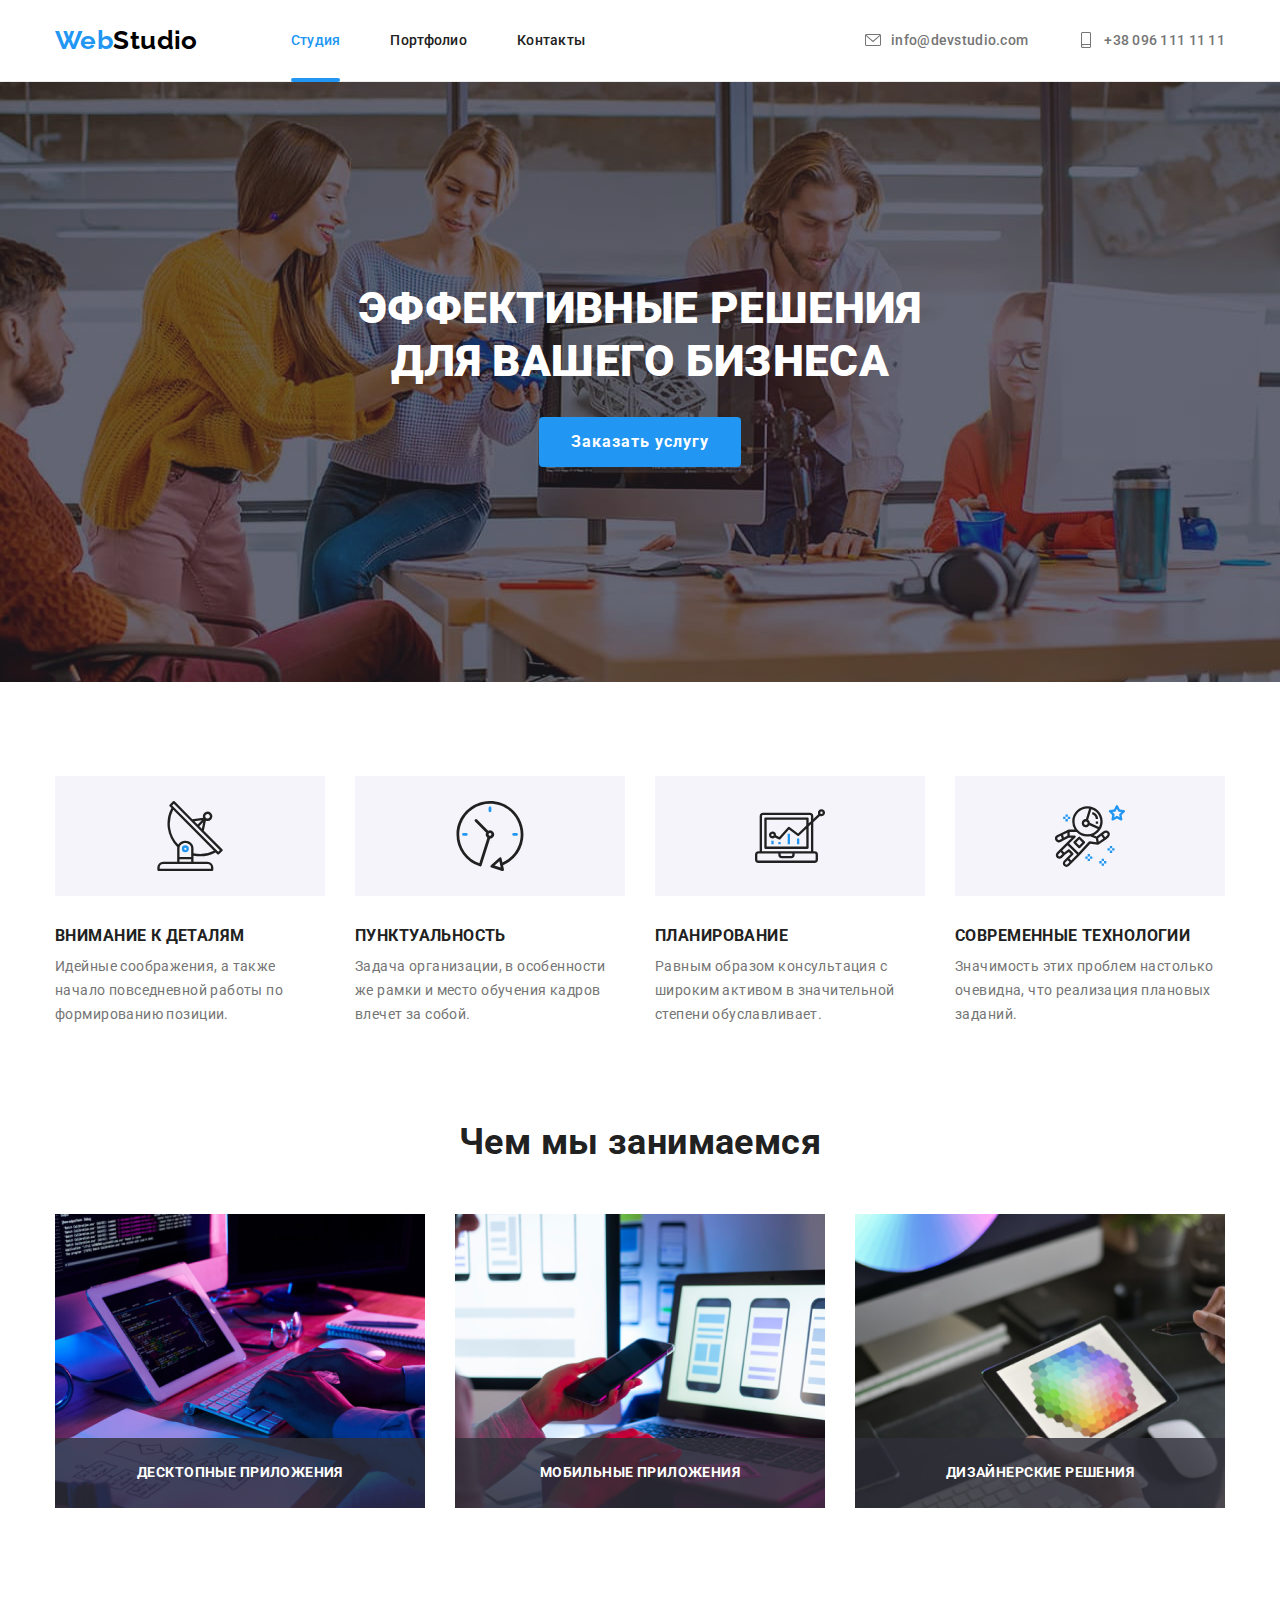
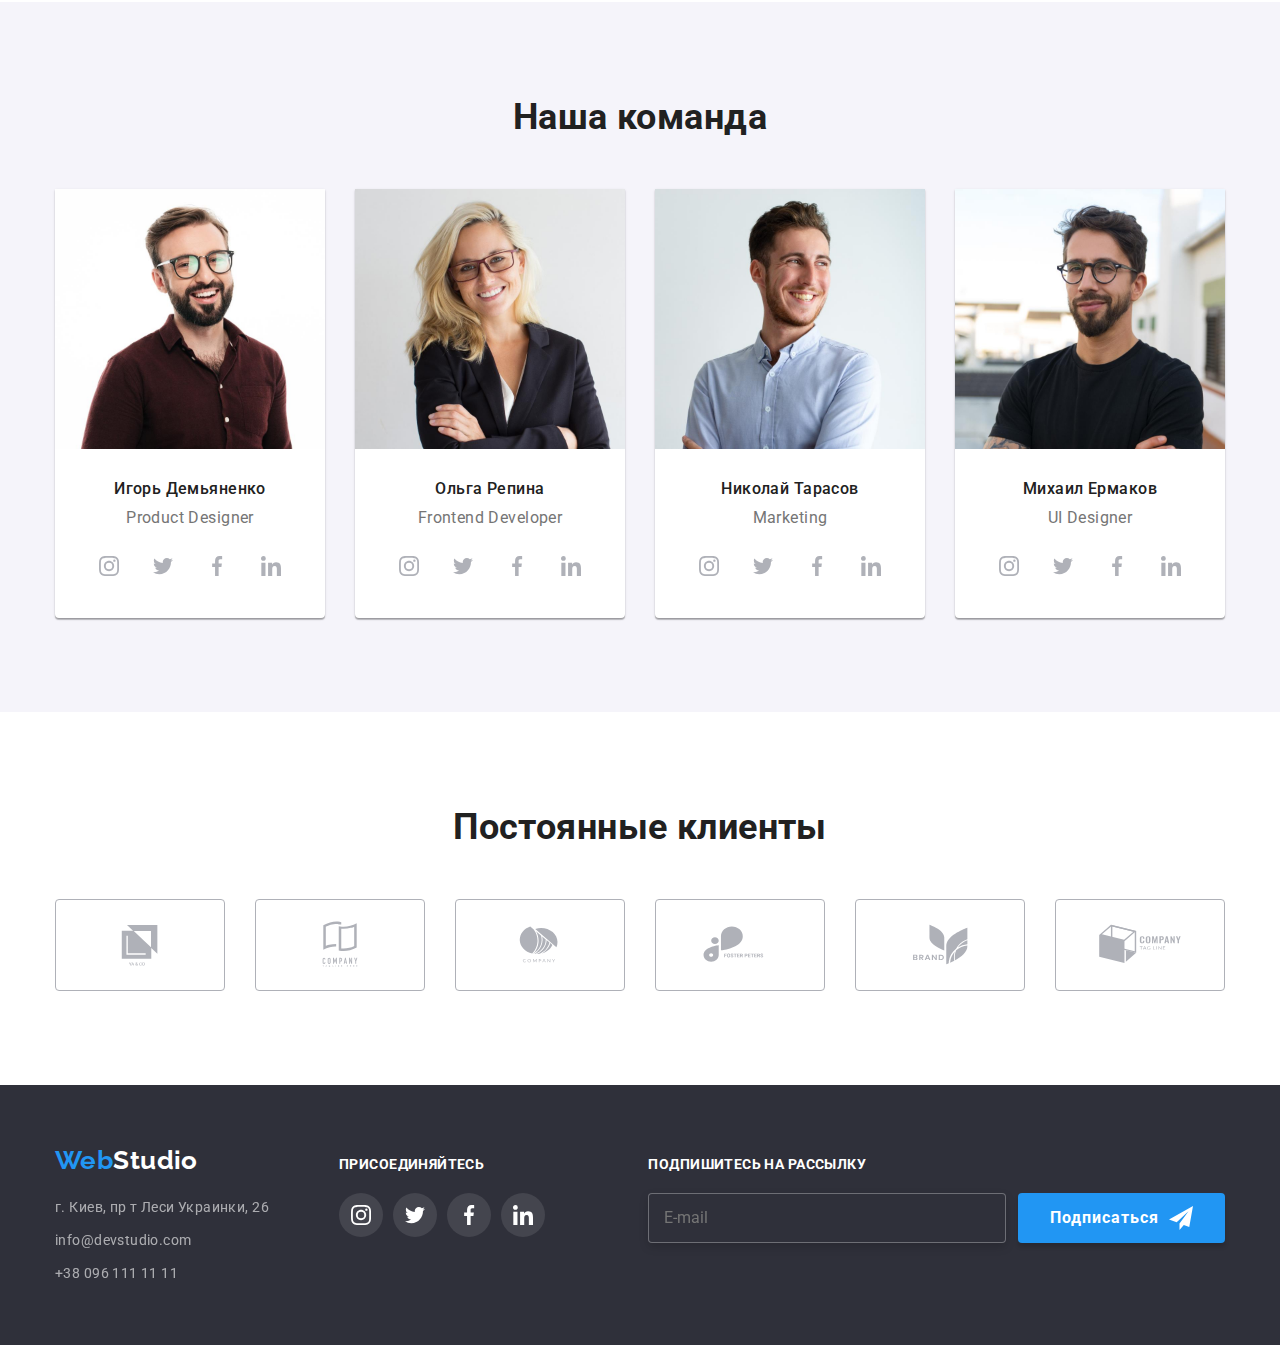
<file: index.html>
<!DOCTYPE html>
<html lang="ru">
  <head>
    <meta charset="UTF-8" />
    <meta http-equiv="X-UA-Compatible" content="IE=edge" />
    <meta name="viewport" content="width=device-width, initial-scale=1.0" />
    <title>WebStudio</title>

    <link rel="preconnect" href="https://fonts.googleapis.com" />
    <link rel="preconnect" href="https://fonts.gstatic.com" crossorigin />
    <link
      href="https://fonts.googleapis.com/css2?family=Raleway:wght@700&family=Roboto:wght@400;500;700;900&display=swap"
      rel="stylesheet"
    />

    <link
      rel="stylesheet"
      href="https://cdnjs.cloudflare.com/ajax/libs/modern-normalize/1.1.0/modern-normalize.min.css"
    />

    <link rel="stylesheet" href="./css/styles.css" />
  </head>
  <body>
    <!-- contacts section -->
    <header class="page-header">
      <div class="container box-string">
        <nav class="box-string">
          <a href="./index.html" class="logo"> Web<span class="logocolor">Studio</span> </a>

          <ul class="site-nav list box-string">
            <li class="site-nav-item current-page"><a href="" class="link current">Студия</a></li>
            <li class="site-nav-item"><a href="./portfolio.html" class="link">Портфолио</a></li>
            <li class="site-nav-item"><a href="" class="link">Контакты</a></li>
          </ul>
        </nav>

        <ul class="contacts-nav list box-string">
          <li class="contacts-nav-item">
            <a href="mailto:info@devstudio.com" class="link">
              <svg class="icon-smartphone" width="16px" height="16px">
                <use href="./img/symbol.svg#envelope"></use>
              </svg>
              info@devstudio.com</a
            >
          </li>
          <li class="contacts-nav-item">
            <a href="tel:+380961111111" class="link">
              <svg class="icon-smartphone" width="16px" height="16px">
                <use href="./img/symbol.svg#smartphone"></use>
              </svg>
              +38 096 111 11 11</a
            >
          </li>
        </ul>
      </div>
    </header>

    <main>
      <!-- герой -->

      <section class="hero">
        <h1 class="hero-titel">
          Эффективные решения <br />
          для вашего бизнеса
        </h1>
        <button data-modal-open type="button" class="hero-button">Заказать услугу</button>
        <div class="backdrop is-hidden" data-modal>
          <div class="modal">
            <form class="form-register">
              <button data-modal-close class="btn-modal-close">
                <svg width="18" height="18" class="modal-close-icon">
                  <use href="./img/symbol.svg#icon-close-black"></use>
                </svg>
              </button>
              <p class="modal-title">Оставьте свои данные, мы вам перезвоним</p>

              <div class="modal-group">
                <label for="modal-name" class="modal-label">Имя</label>
                <div class="modal-input-wrapper">
                  <input
                    class="modal-input"
                    type="text"
                    name="modal-name"
                    id="modal-name"
                    placeholder=""
                  />
                  <svg width="18" height="18" class="modal-icon">
                    <use href="./img/symbol.svg#icon-person-black"></use>
                  </svg>
                </div>
              </div>

              <div class="modal-group">
                <label for="modal-phone" class="modal-label">Телефон</label>
                <div class="modal-input-wrapper">
                  <input class="modal-input" type="tel" name="modal-phone" id="modal-phone" />
                  <svg width="18" height="18" class="modal-icon">
                    <use href="./img/symbol.svg#icon-phone-black"></use>
                  </svg>
                </div>
              </div>

              <div class="modal-group">
                <label for="email" class="modal-label">Почта</label>
                <div class="modal-input-wrapper">
                  <input class="modal-input" type="email" name="email" id="email" />
                  <svg width="18" height="18" class="modal-icon">
                    <use href="./img/symbol.svg#icon-email-black"></use>
                  </svg>
                </div>
              </div>

              <div class="modal-group-comment">
                <label for="email" class="modal-label">Комментарий</label>
                <textarea
                  class="modal-comment"
                  name="modal-comment"
                  id="modal-comment"
                  rows="8"
                  placeholder="Введите текст"
                ></textarea>
              </div>

              <label class="modal-checkbox-label">
                <input class="modal-checkbox" type="checkbox" name="policy" value="policy" />
                <span class="modal-checkbox-icon"></span>
                <span class="modal-checkbox-title"
                  >Соглашаюсь с рассылкой и принимаю <a href="">Условия договора</a></span
                >
              </label>

              <button type="submit" class="hero-button">Отправить</button>
            </form>
          </div>
        </div>
      </section>

      <!-- технологии features-->
      <section class="section features">
        <div class="container">
          <h2 class="titel-hidden">Технологии пременяемые в работе</h2>
          <ul class="features-list list box-string">
            <li class="features-list-item">
              <div class="features-list-icon">
                <svg class="" width="70px" height="70px">
                  <use href="./img/symbol.svg#antenna"></use>
                </svg>
              </div>
              <h3 class="features-titel">Внимание к деталям</h3>
              <p class="features-text">
                Идейные соображения, а также начало повседневной работы по формированию позиции.
              </p>
            </li>
            <li class="features-list-item">
              <div class="features-list-icon">
                <svg class="" width="70px" height="70px">
                  <use href="./img/symbol.svg#clock"></use>
                </svg>
              </div>
              <h3 class="features-titel">Пунктуальность</h3>
              <p class="features-text">
                Задача организации, в особенности же рамки и место обучения кадров влечет за собой.
              </p>
            </li>
            <li class="features-list-item">
              <div class="features-list-icon">
                <svg class="" width="70px" height="70px">
                  <use href="./img/symbol.svg#diagram"></use>
                </svg>
              </div>
              <h3 class="features-titel">Планирование</h3>
              <p class="features-text">
                Равным образом консультация с широким активом в значительной степени обуславливает.
              </p>
            </li>
            <li class="features-list-item">
              <div class="features-list-icon">
                <svg class="" width="70px" height="70px">
                  <use href="./img/symbol.svg#astronaut"></use>
                </svg>
              </div>
              <h3 class="features-titel">Современные технологии</h3>
              <p class="features-text">
                Значимость этих проблем настолько очевидна, что реализация плановых заданий.
              </p>
            </li>
          </ul>
        </div>
      </section>

      <!-- примеры работ -->
      <section class="section work">
        <div class="container">
          <h2 class="section-titel">Чем мы занимаемся</h2>
          <ul class="work-list box-string list">
            <li class="work-list-item">
              <img src="./img/img1.png" class="work-img" alt="фото рабочего места" width="370" />
              <p class="work-titel">Десктопные приложения</p>
            </li>
            <li class="work-list-item">
              <img src="./img/img2.png" class="work-img" alt="фото рабочего места" width="370" />
              <p class="work-titel">Мобильные приложения</p>
            </li>
            <li class="work-list-item">
              <img src="./img/img3.png" class="work-img" alt="фото рабочего места" width="370" />
              <p class="work-titel">Дизайнерские решения</p>
            </li>
          </ul>
        </div>
      </section>

      <!-- команда -->
      <section class="section comanda">
        <div class="container">
          <h2 class="section-titel">Наша команда</h2>
          <ul class="comanda-list list box-string">
            <li class="comanda-card">
              <img
                src="./img/img4.jpg"
                class="comanda-img1 comanda-img"
                alt="Игорь Демьяненко Product Designer"
                width="270"
              />
              <div class="comanda-card-caption">
                <h3 class="comanda-titel">Игорь Демьяненко</h3>
                <p lang="en" class="comanda-text">Product Designer</p>

                <ul class="list box-string">
                  <li class="comanda-card-social">
                    <a href="" class="social-link">
                      <svg class="social-link-icon" width="20px" height="20px">
                        <use href="./img/symbol.svg#instagram"></use>
                      </svg>
                    </a>
                  </li>
                  <li class="comanda-card-social">
                    <a href="" class="social-link">
                      <svg class="social-link-icon" width="20px" height="20px">
                        <use href="./img/symbol.svg#twitter"></use>
                      </svg>
                    </a>
                  </li>
                  <li class="comanda-card-social">
                    <a href="" class="social-link">
                      <svg class="social-link-icon" width="20px" height="20px">
                        <use href="./img/symbol.svg#facebook"></use>
                      </svg>
                    </a>
                  </li>
                  <li class="comanda-card-social">
                    <a href="" class="social-link">
                      <svg class="social-link-icon" width="20px" height="20px">
                        <use href="./img/symbol.svg#linkedin"></use>
                      </svg>
                    </a>
                  </li>
                </ul>
              </div>
            </li>
            <li class="comanda-card">
              <img
                src="./img/img5.jpg"
                class="comanda-img2 comanda-img"
                alt="Ольга Репина Frontend Developer"
                width="270"
              />
              <div class="comanda-card-caption">
                <h3 class="comanda-titel">Ольга Репина</h3>
                <p lang="en" class="comanda-text">Frontend Developer</p>
                <ul class="list box-string">
                  <li class="comanda-card-social">
                    <a href="" class="social-link">
                      <svg class="social-link-icon" width="20px" height="20px">
                        <use href="./img/symbol.svg#instagram"></use>
                      </svg>
                    </a>
                  </li>
                  <li class="comanda-card-social">
                    <a href="" class="social-link">
                      <svg class="social-link-icon" width="20px" height="20px">
                        <use href="./img/symbol.svg#twitter"></use>
                      </svg>
                    </a>
                  </li>
                  <li class="comanda-card-social">
                    <a href="" class="social-link">
                      <svg class="social-link-icon" width="20px" height="20px">
                        <use href="./img/symbol.svg#facebook"></use>
                      </svg>
                    </a>
                  </li>
                  <li class="comanda-card-social">
                    <a href="" class="social-link">
                      <svg class="social-link-icon" width="20px" height="20px">
                        <use href="./img/symbol.svg#linkedin"></use>
                      </svg>
                    </a>
                  </li>
                </ul>
              </div>
            </li>
            <li class="comanda-card">
              <img
                src="./img/img6.jpg"
                class="comanda-img3 comanda-img"
                alt="Николай Тарасов Marketing"
                width="270"
              />
              <div class="comanda-card-caption">
                <h3 class="comanda-titel">Николай Тарасов</h3>
                <p lang="en" class="comanda-text">Marketing</p>
                <ul class="list box-string">
                  <li class="comanda-card-social">
                    <a href="" class="social-link">
                      <svg class="social-link-icon" width="20px" height="20px">
                        <use href="./img/symbol.svg#instagram"></use>
                      </svg>
                    </a>
                  </li>
                  <li class="comanda-card-social">
                    <a href="" class="social-link">
                      <svg class="social-link-icon" width="20px" height="20px">
                        <use href="./img/symbol.svg#twitter"></use>
                      </svg>
                    </a>
                  </li>
                  <li class="comanda-card-social">
                    <a href="" class="social-link">
                      <svg class="social-link-icon" width="20px" height="20px">
                        <use href="./img/symbol.svg#facebook"></use>
                      </svg>
                    </a>
                  </li>
                  <li class="comanda-card-social">
                    <a href="" class="social-link">
                      <svg class="social-link-icon" width="20px" height="20px">
                        <use href="./img/symbol.svg#linkedin"></use>
                      </svg>
                    </a>
                  </li>
                </ul>
              </div>
            </li>
            <li class="comanda-card">
              <img
                src="./img/img7.jpg"
                class="comanda-img4 comanda-img"
                alt="Михаил Ермаков UI Designer"
                width="270"
              />
              <div class="comanda-card-caption">
                <h3 class="comanda-titel">Михаил Ермаков</h3>
                <p lang="en" class="comanda-text">UI Designer</p>
                <ul class="list box-string">
                  <li class="comanda-card-social">
                    <a href="" class="social-link">
                      <svg class="social-link-icon" width="20px" height="20px">
                        <use href="./img/symbol.svg#instagram"></use>
                      </svg>
                    </a>
                  </li>
                  <li class="comanda-card-social">
                    <a href="" class="social-link">
                      <svg class="social-link-icon" width="20px" height="20px">
                        <use href="./img/symbol.svg#twitter"></use>
                      </svg>
                    </a>
                  </li>
                  <li class="comanda-card-social">
                    <a href="" class="social-link">
                      <svg class="social-link-icon" width="20px" height="20px">
                        <use href="./img/symbol.svg#facebook"></use>
                      </svg>
                    </a>
                  </li>
                  <li class="comanda-card-social">
                    <a href="" class="social-link">
                      <svg class="social-link-icon" width="20px" height="20px">
                        <use href="./img/symbol.svg#linkedin"></use>
                      </svg>
                    </a>
                  </li>
                </ul>
              </div>
            </li>
          </ul>
        </div>
      </section>

      <!-- клиенты -->
      <section class="section clients">
        <div class="container">
          <h2 class="section-titel">Постоянные клиенты</h2>
          <ul class="clients-list list box-string">
            <li class="clients-logo">
              <a href="" class="link">
                <svg class="icon-clients" width="170px" height="92px">
                  <use href="./img/symbol.svg#Logo1"></use>
                </svg>
              </a>
            </li>
            <li class="clients-logo">
              <a href="" class="link">
                <svg class="icon-clients" width="170px" height="92px">
                  <use href="./img/symbol.svg#Logo2"></use>
                </svg>
              </a>
            </li>
            <li class="clients-logo">
              <a href="" class="link">
                <svg class="icon-clients" width="170px" height="92px">
                  <use href="./img/symbol.svg#Logo3"></use>
                </svg>
              </a>
            </li>
            <li class="clients-logo">
              <a href="" class="link">
                <svg class="icon-clients" width="170px" height="92px">
                  <use href="./img/symbol.svg#Logo4"></use>
                </svg>
              </a>
            </li>
            <li class="clients-logo">
              <a href="" class="link">
                <svg class="icon-clients" width="170px" height="92px">
                  <use href="./img/symbol.svg#Logo5"></use>
                </svg>
              </a>
            </li>
            <li class="clients-logo">
              <a href="" class="link">
                <svg class="icon-clients" width="170px" height="92px">
                  <use href="./img/symbol.svg#Logo6"></use>
                </svg>
              </a>
            </li>
          </ul>
        </div>
      </section>
    </main>

    <footer class="footer">
      <div class="container box-string-footer">
        <div>
          <a href="./index.html" class="logo logo-footer">
            Web<span class="logocolor2">Studio</span>
          </a>

          <address>
            <ul class="list adress-list">
              <li>
                <a href="https://goo.gl/maps/6mDkcJWwtriDoMCs8" class="link"
                  >г. Киев, пр т Леси Украинки, 26</a
                >
              </li>
              <li><a href="mailto:info@devstudio.com" class="link">info@devstudio.com</a></li>
              <li><a href="tel:+380961111111" class="link">+38 096 111 11 11</a></li>
            </ul>
          </address>
        </div>
        <div class="footer-social">
          <p class="footer-social-titel">Присоединяйтесь</p>

          <ul class="list box-string-footer">
            <li class="footer-social-list">
              <a href="" class="footer-social-link">
                <svg class="footer-social-icon" width="20px" height="20px">
                  <use href="./img/symbol.svg#instagram"></use>
                </svg>
              </a>
            </li>
            <li class="footer-social-list">
              <a href="" class="footer-social-link">
                <svg class="footer-social-icon" width="20px" height="20px">
                  <use href="./img/symbol.svg#twitter"></use>
                </svg>
              </a>
            </li>
            <li class="footer-social-list">
              <a href="" class="footer-social-link">
                <svg class="footer-social-icon" width="20px" height="20px">
                  <use href="./img/symbol.svg#facebook"></use>
                </svg>
              </a>
            </li>
            <li class="footer-social-list">
              <a href="" class="footer-social-link">
                <svg class="footer-social-icon" width="20px" height="20px">
                  <use href="./img/symbol.svg#linkedin"></use>
                </svg>
              </a>
            </li>
          </ul>
        </div>
        <div class="footer-subscrip">
          <p class="footer-social-titel">Подпишитесь на рассылку</p>
          <div class="box-string-footer">
            <input type="text" name="login" placeholder="E-mail" class="footer-subscrip-email" />
            <button type="button" class="footer-button">
              Подписаться
              <svg class="footer-send-icon" width="24px" height="24px">
                <use href="./img/symbol.svg#icon-send"></use>
              </svg>
            </button>
          </div>
        </div>
      </div>
    </footer>
    <script src="./js/modal.js"></script>
  </body>
</html>
</file>
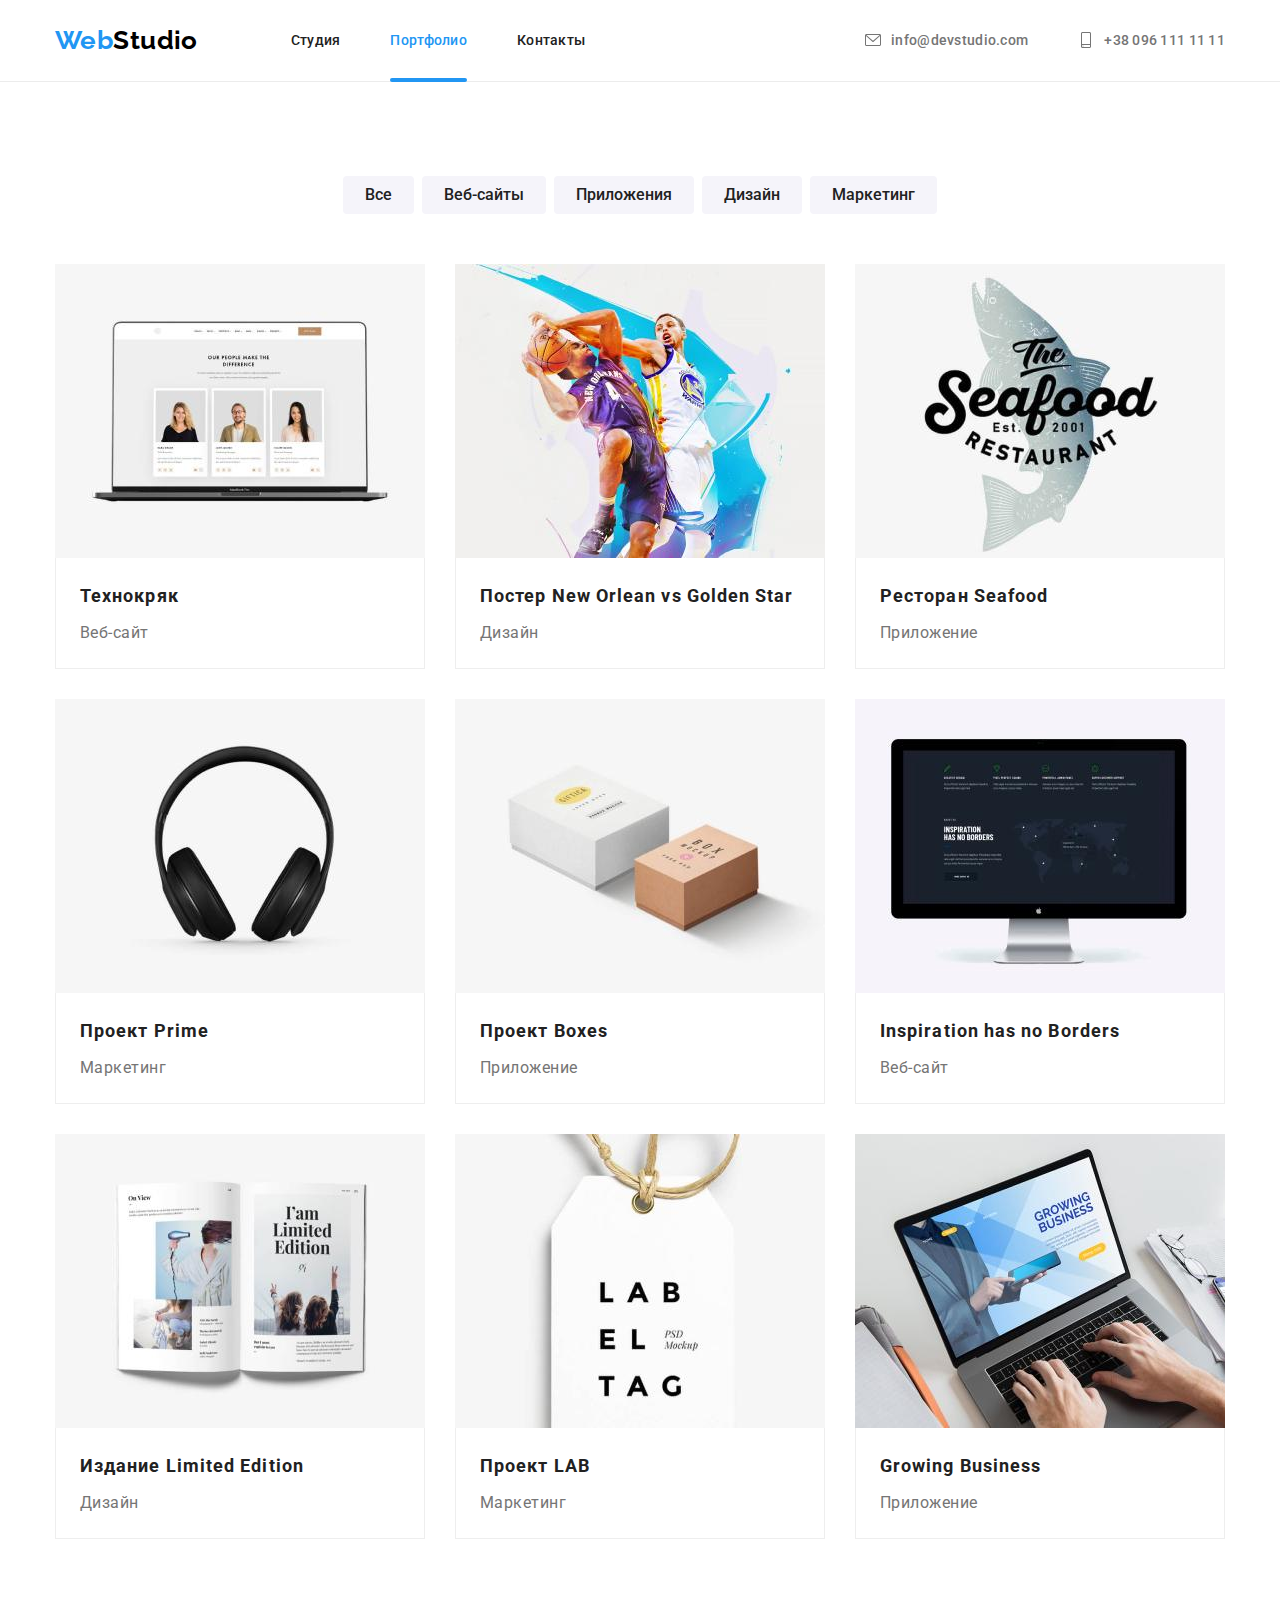
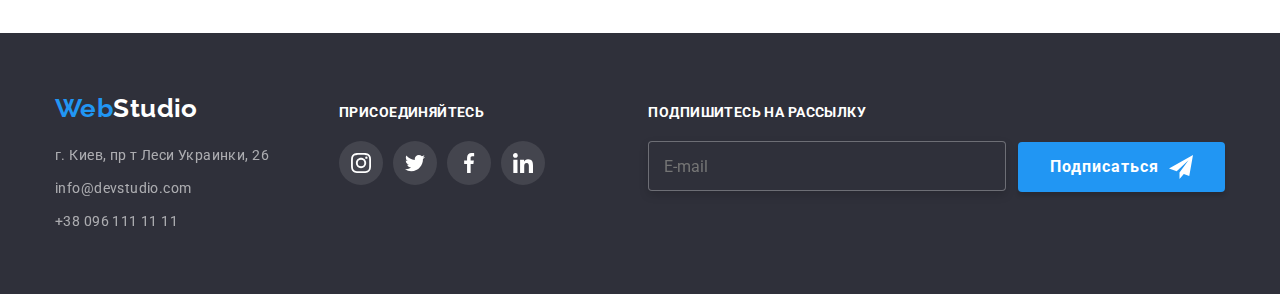
<file: portfolio.html>
<!DOCTYPE html>
<html lang="ru">
  <head>
    <meta charset="UTF-8" />
    <meta http-equiv="X-UA-Compatible" content="IE=edge" />
    <meta name="viewport" content="width=device-width, initial-scale=1.0" />
    <title>WebStudio</title>

    <link rel="preconnect" href="https://fonts.googleapis.com" />
    <link rel="preconnect" href="https://fonts.gstatic.com" crossorigin />
    <link
      href="https://fonts.googleapis.com/css2?family=Raleway:wght@700&family=Roboto:wght@400;500;700;900&display=swap"
      rel="stylesheet"
    />

    <link
      rel="stylesheet"
      href="https://cdnjs.cloudflare.com/ajax/libs/modern-normalize/1.1.0/modern-normalize.min.css"
    />

    <link rel="stylesheet" href="./css/styles.css" />
  </head>
  <body>
    <!-- contacts section -->
    <header class="page-header">
      <div class="container box-string">
        <nav class="box-string">
          <a href="./index.html" class="logo"> Web<span class="logocolor">Studio</span> </a>

          <ul class="site-nav list box-string">
            <li class="site-nav-item"><a href="./index.html" class="link">Студия</a></li>
            <li class="site-nav-item current-page">
              <a href="" class="link current">Портфолио</a>
            </li>
            <li class="site-nav-item"><a href="" class="link">Контакты</a></li>
          </ul>
        </nav>

        <ul class="contacts-nav list box-string">
          <li class="contacts-nav-item">
            <a href="mailto:info@devstudio.com" class="link">
              <svg class="icon-smartphone" width="16px" height="16px">
                <use href="./img/symbol.svg#envelope"></use>
              </svg>
              info@devstudio.com</a
            >
          </li>
          <li class="contacts-nav-item">
            <a href="tel:+380961111111" class="link">
              <svg class="icon-smartphone" width="16px" height="16px">
                <use href="./img/symbol.svg#smartphone"></use>
              </svg>
              +38 096 111 11 11</a
            >
          </li>
        </ul>
      </div>
    </header>

    <main>
      <section class="portfolio">
        <h1 class="titel-hidden">Портфолио</h1>
        <div class="container">
          <ul class="filter-btn-list list">
            <li><button type="button" class="filter-btn">Все</button></li>
            <li><button type="button" class="filter-btn">Веб-сайты</button></li>
            <li><button type="button" class="filter-btn">Приложения</button></li>
            <li><button type="button" class="filter-btn">Дизайн</button></li>
            <li><button type="button" class="filter-btn">Маркетинг</button></li>
          </ul>
          <ul class="list box-string-wrap">
            <li class="filter-item">
              <a href="" class="product">
                <div class="product-thumb">
                  <img src="./img/img2_1.jpg" alt="Веб-сайт Технокряк" />
                  <div class="product-overlay">
                    <p class="product-overlay-text">
                      Технокряк это современная площадка распространения коронавируса. Компании
                      используют эту платформу для цифрового шпионажа и атак на защищённые сервера
                      конкурентов.
                    </p>
                  </div>
                </div>
                <div class="product-meta">
                  <h2 class="product-name">Технокряк</h2>
                  <p class="product-text">Веб-сайт</p>
                </div>
              </a>
            </li>
            <li class="filter-item">
              <a href="" class="product">
                <div class="product-thumb">
                  <img src="./img/img2_2.jpg" alt="Дизайн постера" />
                  <div class="product-overlay">
                    <p class="product-overlay-text">
                      Технокряк это современная площадка распространения коронавируса. Компании
                      используют эту платформу для цифрового шпионажа и атак на защищённые сервера
                      конкурентов.
                    </p>
                  </div>
                </div>
                <div class="product-meta">
                  <h2 class="product-name">Постер New Orlean vs Golden Star</h2>
                  <p class="product-text">Дизайн</p>
                </div>
              </a>
            </li>
            <li class="filter-item">
              <a href="" class="product">
                <div class="product-thumb">
                  <img src="./img/img2_3.jpg" alt="Приложение для ресторана" />
                  <div class="product-overlay">
                    <p class="product-overlay-text">
                      Технокряк это современная площадка распространения коронавируса. Компании
                      используют эту платформу для цифрового шпионажа и атак на защищённые сервера
                      конкурентов.
                    </p>
                  </div>
                </div>
                <div class="product-meta">
                  <h2 class="product-name">Ресторан Seafood</h2>
                  <p class="product-text">Приложение</p>
                </div>
              </a>
            </li>
            <li class="filter-item">
              <a href="" class="product">
                <div class="product-thumb">
                  <img src="./img/img2_4.jpg" alt="Маркетинговый проект" />
                  <div class="product-overlay">
                    <p class="product-overlay-text">
                      Технокряк это современная площадка распространения коронавируса. Компании
                      используют эту платформу для цифрового шпионажа и атак на защищённые сервера
                      конкурентов.
                    </p>
                  </div>
                </div>
                <div class="product-meta">
                  <h2 class="product-name">Проект Prime</h2>
                  <p class="product-text">Маркетинг</p>
                </div>
              </a>
            </li>
            <li class="filter-item">
              <a href="" class="product">
                <div class="product-thumb">
                  <img src="./img/img2_5.jpg" alt="Веб-сайт" />
                  <div class="product-overlay">
                    <p class="product-overlay-text">
                      Технокряк это современная площадка распространения коронавируса. Компании
                      используют эту платформу для цифрового шпионажа и атак на защищённые сервера
                      конкурентов.
                    </p>
                  </div>
                </div>
                <div class="product-meta">
                  <h2 class="product-name">Проект Boxes</h2>
                  <p class="product-text">Приложение</p>
                </div>
              </a>
            </li>
            <li class="filter-item">
              <a href="" class="product">
                <div class="product-thumb">
                  <img src="./img/img2_6.jpg" alt="Веб-сайт" />
                  <div class="product-overlay">
                    <p class="product-overlay-text">
                      Технокряк это современная площадка распространения коронавируса. Компании
                      используют эту платформу для цифрового шпионажа и атак на защищённые сервера
                      конкурентов.
                    </p>
                  </div>
                </div>
                <div class="product-meta">
                  <h2 class="product-name">Inspiration has no Borders</h2>
                  <p class="product-text">Веб-сайт</p>
                </div>
              </a>
            </li>
            <li class="filter-item">
              <a href="" class="product">
                <div class="product-thumb">
                  <img src="./img/img2_7.jpg" alt="Приложение" />
                  <div class="product-overlay">
                    <p class="product-overlay-text">
                      Технокряк это современная площадка распространения коронавируса. Компании
                      используют эту платформу для цифрового шпионажа и атак на защищённые сервера
                      конкурентов.
                    </p>
                  </div>
                </div>
                <div class="product-meta">
                  <h2 class="product-name">Издание Limited Edition</h2>
                  <p class="product-text">Дизайн</p>
                </div>
              </a>
            </li>
            <li class="filter-item">
              <a href="" class="product">
                <div class="product-thumb">
                  <img src="./img/img2_8.jpg" alt="Маркетинговый проект" />
                  <div class="product-overlay">
                    <p class="product-overlay-text">
                      Технокряк это современная площадка распространения коронавируса. Компании
                      используют эту платформу для цифрового шпионажа и атак на защищённые сервера
                      конкурентов.
                    </p>
                  </div>
                </div>
                <div class="product-meta">
                  <h2 class="product-name">Проект LAB</h2>
                  <p class="product-text">Маркетинг</p>
                </div>
              </a>
            </li>
            <li class="filter-item">
              <a href="" class="product">
                <div class="product-thumb">
                  <img src="./img/img2_9.jpg" alt="Приложение" />
                  <div class="product-overlay">
                    <p class="product-overlay-text">
                      Технокряк это современная площадка распространения коронавируса. Компании
                      используют эту платформу для цифрового шпионажа и атак на защищённые сервера
                      конкурентов.
                    </p>
                  </div>
                </div>
                <div class="product-meta">
                  <h2 class="product-name">Growing Business</h2>
                  <p class="product-text">Приложение</p>
                </div>
              </a>
            </li>
          </ul>
        </div>
      </section>
    </main>

    <footer class="footer">
      <div class="container box-string-footer">
        <div>
          <a href="./index.html" class="logo logo-footer">
            Web<span class="logocolor2">Studio</span>
          </a>

          <address>
            <ul class="list adress-list">
              <li>
                <a href="https://goo.gl/maps/6mDkcJWwtriDoMCs8" class="link"
                  >г. Киев, пр т Леси Украинки, 26</a
                >
              </li>
              <li><a href="mailto:info@devstudio.com" class="link">info@devstudio.com</a></li>
              <li><a href="tel:+380961111111" class="link">+38 096 111 11 11</a></li>
            </ul>
          </address>
        </div>
        <div class="footer-social">
          <p class="footer-social-titel">Присоединяйтесь</p>

          <ul class="list box-string-footer">
            <li class="footer-social-list">
              <a href="" class="footer-social-link">
                <svg class="footer-social-icon" width="20px" height="20px">
                  <use href="./img/symbol.svg#instagram"></use>
                </svg>
              </a>
            </li>
            <li class="footer-social-list">
              <a href="" class="footer-social-link">
                <svg class="footer-social-icon" width="20px" height="20px">
                  <use href="./img/symbol.svg#twitter"></use>
                </svg>
              </a>
            </li>
            <li class="footer-social-list">
              <a href="" class="footer-social-link">
                <svg class="footer-social-icon" width="20px" height="20px">
                  <use href="./img/symbol.svg#facebook"></use>
                </svg>
              </a>
            </li>
            <li class="footer-social-list">
              <a href="" class="footer-social-link">
                <svg class="footer-social-icon" width="20px" height="20px">
                  <use href="./img/symbol.svg#linkedin"></use>
                </svg>
              </a>
            </li>
          </ul>
        </div>
        <div class="footer-subscrip">
          <p class="footer-social-titel">Подпишитесь на рассылку</p>
          <div class="box-string-footer">
            <input type="text" name="login" placeholder="E-mail" class="footer-subscrip-email" />
            <button type="button" class="footer-button">
              Подписаться
              <svg class="footer-send-icon" width="24px" height="24px">
                <use href="./img/symbol.svg#icon-send"></use>
              </svg>
            </button>
          </div>
        </div>
      </div>
    </footer>
  </body>
</html>
</file>
<file: css/styles.css>
:root {
  --primari-bg-color: #ffffff;
  --bg-color: #f5f4fa;
  --hero-bg-color: #2f303a;
  --primari-text-color: #757575;
  --title-text-color: #212121;
  --accent-text-color: #2196f3;
  --hero-color-title: #ffffff;
  --white-text-color: #ffffff;
  --primari-border-color: #eeeeee;
  --primari-border-overlay: rgba(33, 150, 243, 0.9);

  /* logo */
  --white-logo-color: #ffffff;
  --black-logo-color: #000000;
  --accent-logo-color: #2196f3;

  /* btn */
  --accent-btn-color: #2196f3;
  --white-btn-color: #ffffff;
  --title-btn-color: #212121;
  --bg-btn-color: #f5f4fa;
  /* social link */
  --white-social-color: #ffffff;
  --primari-social-color: #afb1b8;
  --white10-social-color: rgba(255, 255, 255, 0.1);
  /* modal */
  --modal-border-color: rgba(33, 33, 33, 0.2);
}

html {
  box-sizing: border-box;
}

*,
*::before,
*::after {
  box-sizing: inherit;
}

body {
  margin: 0;
  font-family: 'Roboto', sans-serif;
  color: var(--primari-text-color);
  font-size: 14px;
  letter-spacing: 0.03em;
  background-color: var(--primari-bg-color);
}

img {
  display: block;
  max-width: 100%;
  height: auto;
}
h1,
h2,
h3,
h4,
h5,
h6,
p {
  margin-top: 0px;
  margin-bottom: 0px;
}
textarea {
  resize: none;
}
.list {
  list-style: none;
  padding: 0px;
  margin: 0px;
}

.container {
  margin-left: auto;
  margin-right: auto;
  width: 1200px;
  padding-left: 15px;
  padding-right: 15px;
}
.box-string {
  display: flex;
  align-items: center;
}

.elem {
  width: calc((100% - 60) / 3);
  margin-right: 30px;
}
.elem:nth-child(3n) {
  margin-right: 0px;
}

/* logo */
.logo {
  margin-right: 93px;
  font-family: 'Raleway', sans-serif;
  font-weight: bold;
  font-size: 26px;
  line-height: 1.2;
  color: var(--accent-logo-color);
  text-decoration-line: none;
}
.logocolor {
  color: var(--black-logo-color);
}
.logocolor2 {
  color: var(--white-logo-color);
}

.site-nav-item + li {
  margin-left: 50px;
}
.contacts-nav-item + li {
  margin-left: 50px;
}

.site-nav .link {
  display: block;
  padding-top: 32px;
  padding-bottom: 32px;

  font-weight: 500;
  line-height: 1.2;
  color: var(--primari-text-color);
  letter-spacing: 0.02em;
  color: var(--title-text-color);
  text-decoration-line: none;

  /*  Задаём значения перехода  */
  transition: color 250ms cubic-bezier(0.4, 0, 0.2, 1);
}
.site-nav .link.current {
  color: var(--accent-text-color);
}

.site-nav > li {
  position: relative;
}

.current-page::after {
  position: absolute;
  bottom: -1px;
  left: 0;
  width: 100%;
  height: 4px;
  background-color: var(--accent-text-color);
  content: '';
  border-radius: 2px;
}

.site-nav .link:hover,
.site-nav .link:focus {
  color: var(--accent-text-color);
}

.contacts-nav {
  margin-left: auto;
}
.contacts-nav .link {
  display: flex;
  padding-top: 32px;
  padding-bottom: 32px;

  font-weight: 500;
  line-height: 1.2;
  color: var(--primari-text-color);
  letter-spacing: 0.02em;
  text-decoration-line: none;

  /*  Задаём значения перехода  */
  transition: color 250ms cubic-bezier(0.4, 0, 0.2, 1);
}
.contacts-nav .link:hover,
.contacts-nav .link:focus {
  color: var(--accent-text-color);
}
.page-header {
  border-bottom: 1px solid #ececec;
  background-color: var(--primari-bg-color);
}
.header-link {
  width: 1200px;
  padding-left: 15px;
  padding-right: 15px;
}

.icon-smartphone {
  fill: currentColor;
  margin-right: 10px;
}

/* <!-- герой --> */
.hero-button {
  min-width: 200px;
  display: inline;
  border-radius: 4px;
  padding: 10px 32px;
  text-align: center;

  font-weight: bold;
  font-size: 16px;
  line-height: 1.88;
  letter-spacing: 0.06em;
  color: var(--white-btn-color);
  background-color: var(--accent-btn-color);
  cursor: pointer;
  border: none;
}
.hero {
  padding-top: 200px;
  padding-bottom: 200px;
  background-color: var(--hero-bg-color);
  text-align: center;

  background-image: linear-gradient(rgba(47, 48, 58, 0.4), rgba(47, 48, 58, 0.4)),
    url('../img/hero.jpg');
  max-width: 1600px;
  height: 600px;
  background-repeat: no-repeat;
  margin-left: auto;
  margin-right: auto;
  background-size: cover;
  background-position: center;
}
.hero-titel {
  margin-bottom: 30px;

  font-weight: 900;
  font-size: 44px;
  line-height: 1.2;
  color: var(--hero-color-title);
  text-align: center;
  text-transform: uppercase;
}

.section-titel {
  margin-bottom: 50px;

  font-weight: bold;
  font-size: 36px;
  line-height: 1.2;
  text-align: center;
  color: var(--title-text-color);
}

.titel-hidden {
  position: absolute;
  width: 1px;
  height: 1px;
  margin: -1px;
  border: 0;
  padding: 0;
  clip: rect(0 0 0 0);
  overflow: hidden;
}

/* modal */
.backdrop {
  z-index: 10;
  position: fixed;
  top: 0;
  left: 0;
  width: 100%;
  height: 100%;
  background-color: rgba(0, 0, 0, 0.2);

  opacity: 1;

  transition: opacity 250ms cubic-bezier(0.4, 0, 0.2, 1);
}

.backdrop.is-hidden {
  opacity: 0;
  pointer-events: none;
}

.backdrop.is-hidden .modal {
  transform: translate(-50%, -50%) scale(1.1);
}

.modal {
  position: absolute;
  top: 50%;
  left: 50%;

  min-height: 581px;
  min-width: 528px;
  padding: 40px;

  background-color: var(--hero-color-title);
  box-shadow: 0px 1px 3px rgba(0, 0, 0, 0.12), 0px 1px 1px rgba(0, 0, 0, 0.14),
    0px 2px 1px rgba(0, 0, 0, 0.2);
  border-radius: 4px;

  transform: translate(-50%, -50%) scale(1);

  transition: transform 250ms cubic-bezier(0.4, 0, 0.2, 1);
}

.btn-modal-close {
  position: absolute;
  display: flex;
  top: 8px;
  right: 8px;

  width: 30px;
  height: 30px;
  border-radius: 50%;
  align-items: center;
  justify-content: center;

  background-color: #ffffff;
  border: 1px solid rgba(0, 0, 0, 0.1);
  transition: color 250ms cubic-bezier(0.4, 0, 0.2, 1);
}
.btn-modal-close:hover {
  color: var(--accent-btn-color);
}
.modal-close-icon {
  fill: currentColor;
}

.modal-title {
  padding-bottom: 12px;

  font-weight: bold;
  font-size: 20px;
  line-height: 1.15;
  color: var(--title-text-color);
}

.modal-group {
  display: flex;
  flex-direction: column;
  margin-bottom: 10px;
}

.modal-label {
  display: flex;
  flex-direction: column;
  margin-bottom: 4px;
  align-items: flex-start;

  font-size: 12px;
  line-height: 1.17;

  letter-spacing: 0.01em;
  color: var(--primari-text-color);
}

.modal-input-wrapper {
  position: relative;
}

.modal-icon {
  position: absolute;
  top: 25%;
  left: 16px;
  fill: var(--black-logo-color);
  transition: fill 250ms cubic-bezier(0.4, 0, 0.2, 1);
}

.modal-input {
  width: 100%;
  height: 40px;
  padding: 11px;
  padding-left: 40px;

  border: 1px solid var(--modal-border-color);
  box-sizing: border-box;
  border-radius: 4px;
  transition: border 250ms cubic-bezier(0.4, 0, 0.2, 1);
}

.modal-input-wrapper:focus-within > .modal-input {
  border: 1px solid var(--accent-text-color);
}

.modal-input-wrapper:focus-within > .modal-icon {
  fill: var(--accent-text-color);
}

.modal-comment {
  padding: 12px 16px;
  width: 100%;
  height: 120px;

  font-size: 12px;
  line-height: 1.17;
  letter-spacing: 0.01em;

  color: rgba(117, 117, 117, 0.5);

  border: 1px solid rgba(33, 33, 33, 0.2);
  box-sizing: border-box;
  border-radius: 4px;
}

.modal-group-comment {
  margin-bottom: 20px;
}

.modal-checkbox-label {
  display: flex;
  align-items: center;
  margin-bottom: 30px;
}

.modal-checkbox {
  position: absolute;
  width: 1px;
  height: 1px;
  margin: -1px;
  border: 0;
  padding: 0;
  clip: rect(0 0 0 0);
  overflow: hidden;
}

.modal-checkbox-icon {
  display: inline-block;
  width: 16px;
  height: 16px;
  margin-right: 5px;

  border: 2px solid var(--title-btn-color);
}

.modal-checkbox:checked + .modal-checkbox-icon {
  border-color: transparent;
  background-color: var(--accent-btn-color);
  background-size: contain;
  background-origin: border-box;

  background-image: url('../img/full-check.svg');
}

/* <!-- технологии features--> */
.work {
  margin-bottom: 94px;
}
.features {
  padding-top: 94px;
  padding-bottom: 94px;
}
.features-list {
  flex-wrap: wrap;
}

.features-list-item {
  width: calc((100% - 90px) / 4);
  margin-right: 30px;
}
.features-list-item:nth-child(4n) {
  margin-right: 0px;
}

.features-titel {
  margin-bottom: 10px;
  font-weight: bold;
  line-height: 1.2;
  color: var(--title-text-color);
  text-transform: uppercase;
  text-align: left;
}
.features-text {
  margin-top: 0px;
  margin-bottom: 0px;
  line-height: 1.7;
  text-align: left;
}

.features-list-icon {
  display: flex;
  width: 270px;
  height: 120px;
  justify-content: center;
  align-items: center;
  background-color: var(--bg-color);
  margin-bottom: 30px;
}

/* <!-- примеры работ --> */
.work-list {
  flex-wrap: wrap;
}

.work-list-item {
  width: calc((100% - 60px) / 3);
  margin-right: 30px;
  position: relative;
}
.work-list-item:nth-child(3n) {
  margin-right: 0px;
}

.work-titel {
  position: absolute;
  bottom: 0px;
  left: 0px;
  width: 100%;
  height: 70px;

  padding-top: 27px;
  font-weight: bold;
  font-size: 14px;
  line-height: 1.14;
  text-align: center;
  text-transform: uppercase;

  color: var(--primari-bg-color);
  background-color: rgba(47, 48, 58, 0.8);
}

/* <!-- команда --> */
.comanda {
  padding-top: 94px;
  padding-bottom: 94px;
  background-color: var(--bg-color);
}
.comanda-list {
  flex-wrap: wrap;
}

.comanda-card-caption {
  padding-top: 30px;
  padding-bottom: 30px;
  text-align: center;
}

.comanda-titel {
  margin-bottom: 10px;

  font-weight: 500;
  font-size: 16px;
  line-height: 1.2;
  color: var(--title-text-color);
  text-align: center;
}
.comanda-text {
  font-size: 16px;
  line-height: 1.2;
  text-align: center;
  margin-bottom: 16px;
}

.comanda-card {
  width: calc((100% - 90px) / 4);
  margin-right: 30px;
  background: #ffffff;
  box-shadow: 0px 1px 3px rgba(0, 0, 0, 0.12), 0px 1px 1px rgba(0, 0, 0, 0.14),
    0px 2px 1px rgba(0, 0, 0, 0.2);
  border-radius: 0px 0px 4px 4px;
}
.comanda-card:nth-child(4n) {
  margin-right: 0px;
}

.comanda-card-social {
  margin-right: 10px;
}
.comanda-card-social:first-child {
  margin-left: auto;
}
.comanda-card-social:last-child {
  margin-right: auto;
}

.social-link {
  display: flex;
  padding: 0px;
  border: none;
  width: 44px;
  height: 44px;
  color: var(--primari-social-color);
  border-radius: 50%;
  background-color: var(--white-social-color);
  justify-content: center;
  align-items: center;

  /*  Задаём значения перехода  */
  transition: color 250ms cubic-bezier(0.4, 0, 0.2, 1),
    background-color 250ms cubic-bezier(0.4, 0, 0.2, 1);
}

.social-link:hover,
.social-link:focus {
  background-color: var(--accent-text-color);
  color: var(--white-social-color);
}

.social-link-icon {
  fill: currentColor;
}

/* <!-- клиенты --> */

.clients {
  padding-top: 94px;
  padding-bottom: 94px;
}

.clients-logo {
  margin-right: 30px;
}

.clients-logo .link {
  display: flex;
  width: 170px;
  height: 92px;
  padding: 0px;
  border: 1px solid var(--primari-social-color);
  border-radius: 4px;
  color: var(--primari-social-color);
  justify-content: center;
  align-items: center;

  /*  Задаём значения перехода  */
  transition: color 250ms cubic-bezier(0.4, 0, 0.2, 1), border 250ms cubic-bezier(0.4, 0, 0.2, 1);
}
.clients-logo .link:hover,
.clients-logo .link:focus {
  color: var(--accent-text-color);
  border: 1px solid var(--accent-text-color);
}

.icon-clients {
  fill: currentColor;
}

.clients-logo:last-child {
  margin-right: 0px;
}

/* footer */

.footer {
  padding-top: 60px;
  padding-bottom: 60px;
  background-color: var(--hero-bg-color);
}
.logo-footer {
  margin-right: 0px;
}
.adress-list .link {
  font-style: normal;
  line-height: 1.7;
  color: var(--white-text-color);
  opacity: 0.6;
  text-decoration-line: none;

  /*  Задаём значения перехода  */
  transition: opacity 250ms cubic-bezier(0.4, 0, 0.2, 1);
}
.adress-list .link:hover,
.adress-list .link:focus {
  opacity: 1;
}

.adress-list {
  margin-top: 20px;
}
.adress-list > li {
  margin-bottom: 9px;
}
.adress-list > li:last-child {
  margin-bottom: 0px;
}

.logo.footer {
  margin-bottom: 20px;
}

.box-string-footer {
  display: flex;
  align-items: baseline;
}

.footer-social {
  margin-left: 70px;
}
.footer-social-titel {
  margin-bottom: 20px;

  font-weight: bold;
  line-height: 1.14;
  text-transform: uppercase;
  color: #ffffff;
}

.footer-social-list {
  margin-right: 10px;
}

.footer-social-list:last-child {
  margin-right: 0px;
}

.footer-social-link {
  display: flex;
  padding: 0px;
  border: none;
  width: 44px;
  height: 44px;
  color: var(--white-social-color);
  border-radius: 50%;
  background-color: var(--white10-social-color);
  justify-content: center;
  align-items: center;

  /*  Задаём значения перехода  */
  transition: background-color 250ms cubic-bezier(0.4, 0, 0.2, 1);
}

.footer-social-link:hover,
.footer-social-link:focus {
  background-color: var(--accent-text-color);
}

.footer-social-icon {
  fill: currentColor;
}

.footer-subscrip {
  margin-left: auto;
}

.footer-subscrip-email {
  width: 358px;
  height: 50px;
  padding: 16px 15px;
  margin-right: 12px;

  font-size: 16px;
  line-height: 1.25;

  color: rgba(255, 255, 255, 0.6);
  background-color: var(--hero-bg-color);

  border: 1px solid rgba(255, 255, 255, 0.3);
  filter: drop-shadow(0px 4px 4px rgba(0, 0, 0, 0.15));
  border-radius: 4px;
}

.footer-button {
  min-width: 200px;
  height: 50px;
  display: inline-flex;
  border-radius: 4px;
  padding: 10px 32px;
  text-align: center;
  align-items: center;

  box-shadow: 0px 4px 4px rgba(0, 0, 0, 0.15);
  border-radius: 4px;

  font-weight: bold;
  font-size: 16px;
  line-height: 2;
  letter-spacing: 0.06em;
  color: var(--white-btn-color);
  background-color: var(--accent-btn-color);
  cursor: pointer;
  border: none;
}

.footer-send-icon {
  fill: currentColor;
  margin-left: 10px;
}

/* portfolio */
.portfolio {
  padding-top: 94px;
  padding-bottom: 94px;
}

.box-string-wrap {
  display: flex;
  align-items: center;
  flex-wrap: wrap;
}

.filter-btn-list {
  display: flex;
  justify-content: center;
  flex-wrap: wrap;
  margin-bottom: 20px;
}

.filter-btn-container {
  margin-left: auto;
  margin-right: auto;
  width: 1200px;
  padding-left: 15px;
  padding-right: 15px;
  padding-bottom: 50px;
}

.filter-btn {
  display: inline;
  border-radius: 4px;
  padding: 6px 22px;
  text-align: center;

  font-weight: 500;
  font-size: 16px;
  line-height: 1.63;
  color: var(--title-btn-color);
  background-color: var(--bg-btn-color);
  cursor: pointer;
  border: none;

  /*  Задаём значения перехода  */
  transition: color 250ms cubic-bezier(0.4, 0, 0.2, 1),
    background-color 250ms cubic-bezier(0.4, 0, 0.2, 1),
    box-shadow 250ms cubic-bezier(0.4, 0, 0.2, 1);
}

.filter-btn-list > li {
  margin-left: 8px;
}
.filter-btn-list > li:first-child {
  margin-left: 0px;
}

.box-string-wrap {
  display: flex;
  align-items: center;
  flex-wrap: wrap;
}

.box-string-wrap {
  display: flex;
  align-items: center;
  flex-wrap: wrap;
}

.box-string-wrap > li {
  width: calc((100% - 60px) / 3);
  margin-right: 30px;
  margin-top: 30px;
}
.box-string-wrap > li:nth-child(3n) {
  margin-right: 0px;
}

.filter-btn.current {
  color: var(--white-btn-color);
  background-color: var(--accent-btn-color);
}

.filter-btn:hover,
.filter-btn:focus {
  color: var(--white-btn-color);
  background-color: var(--accent-btn-color);

  box-shadow: 0px 3px 1px rgba(0, 0, 0, 0.1), 0px 1px 2px rgba(0, 0, 0, 0.08),
    0px 2px 2px rgba(0, 0, 0, 0.12);
  border-radius: 4px;
}

.product {
  display: block;
  width: 370px;
  margin-left: auto;
  margin-right: auto;

  background: var(--primari-bg-color);

  text-decoration-line: none;
  /*  Задаём значения перехода  */
  transition: box-shadow 250ms cubic-bezier(0.4, 0, 0.2, 1);
}

.product:hover {
  box-shadow: 0px 1px 1px rgba(0, 0, 0, 0.12), 0px 4px 4px rgba(0, 0, 0, 0.06),
    1px 4px 6px rgba(0, 0, 0, 0.16);
  opacity: 1;
}

.product-thumb {
  position: relative;
  overflow: hidden;
}

.product-overlay {
  padding-top: 63px;
  padding-left: 24px;
  padding-right: 24px;

  position: absolute;
  top: 0;
  left: 0;
  width: 100%;
  height: 100%;
  background-color: var(--primari-border-overlay);
  transform: translateY(200%);
  transition: transform 250ms cubic-bezier(0.4, 0, 0.2, 1);
}

.product:hover .product-overlay {
  transform: translateY(0);
}

.product-overlay-text {
  font-size: 18px;
  line-height: 1.56;

  letter-spacing: 0.03em;

  color: var(--primari-bg-color);
}

.product-meta {
  border-right-width: 1px;
  border-right-style: solid;
  border-right-color: var(--primari-border-color);
  border-bottom-width: 1px;
  border-bottom-style: solid;
  border-bottom-color: var(--primari-border-color);
  border-left-width: 1px;
  border-left-style: solid;
  border-left-color: var(--primari-border-color);
  padding-left: 24px;
  padding-top: 20px;
  padding-bottom: 20px;
}

.product-name {
  font-weight: bold;
  font-size: 18px;
  line-height: 2;
  letter-spacing: 0.06em;
  color: var(--title-text-color);
  text-align: left;
  margin-bottom: 4px;
}

.product-text {
  font-size: 16px;
  line-height: 1.88;
  letter-spacing: 0.03em;
  color: var(--primari-text-color);
  text-align: left;
}
</file>
